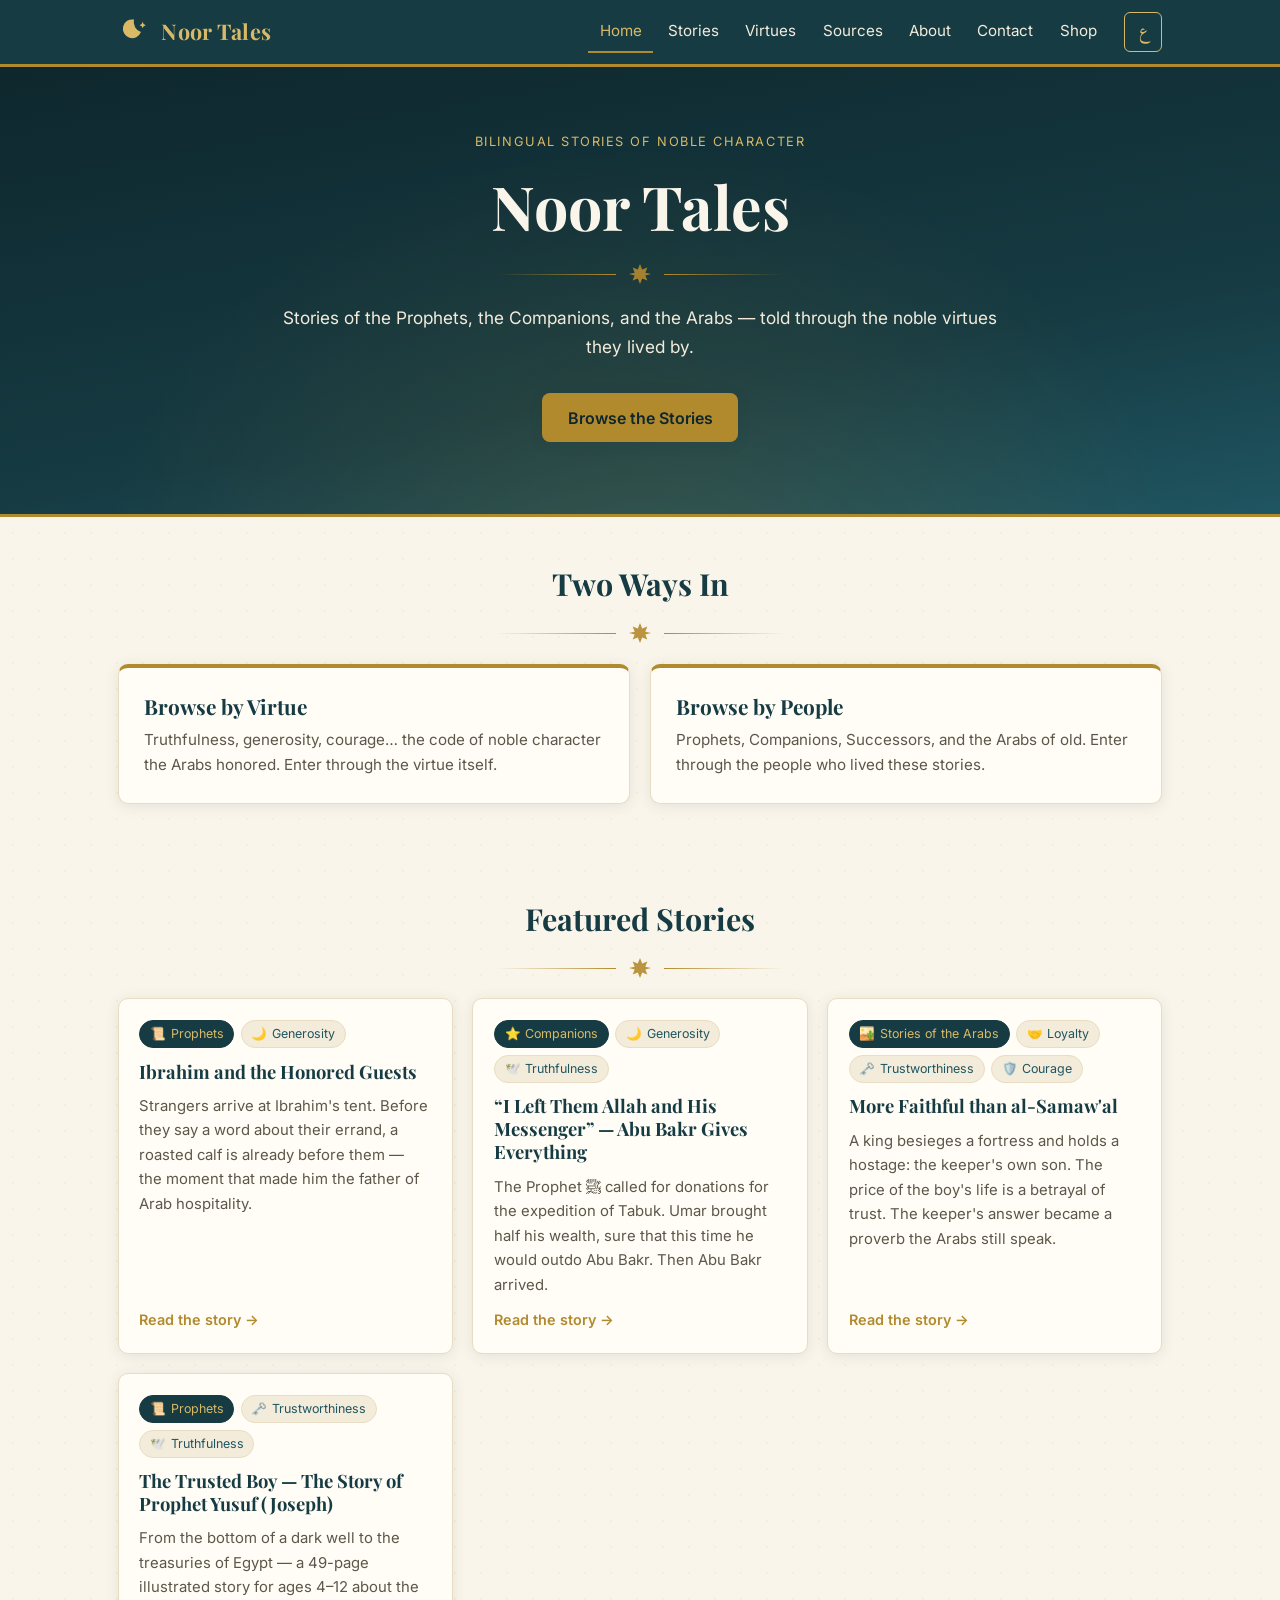
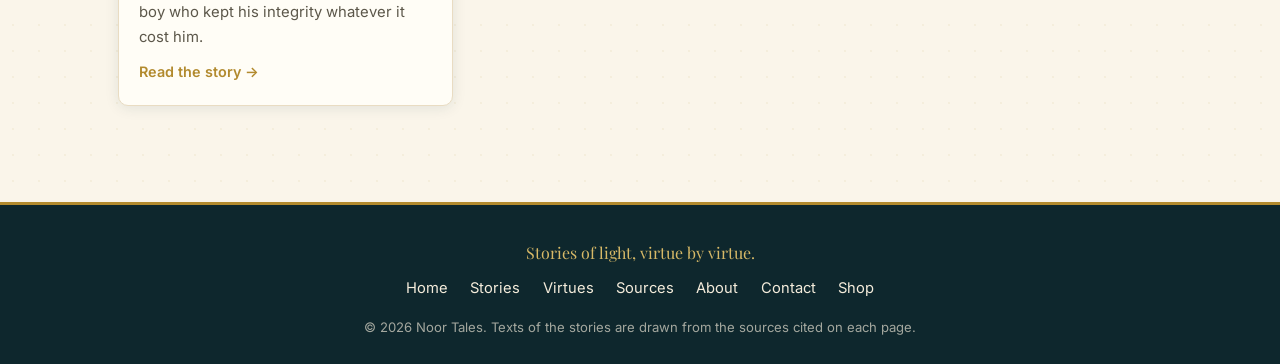
<file: index.html>
<!DOCTYPE html>
<html lang="en">
<head>
  <meta charset="UTF-8">
  <meta name="viewport" content="width=device-width, initial-scale=1">
  <title>Noor Tales</title>
  <meta name="description" content="Bilingual stories of the Prophets, the Companions, the Successors, and the Arabs — told through noble virtues.">
  <meta name="google-site-verification" content="REPLACE_WITH_YOUR_GSC_CODE">
  <link rel="icon" href="data:image/svg+xml,%3Csvg%20xmlns='http://www.w3.org/2000/svg'%20viewBox='0%200%2040%2040'%3E%3Cpath%20d='M27%2020a11%2011%200%201%201-8.2-14.6A12.5%2012.5%200%200%200%2027%2020z'%20fill='%23b28a2e'/%3E%3C/svg%3E">
  <link rel="preconnect" href="https://fonts.googleapis.com">
  <link rel="preconnect" href="https://fonts.gstatic.com" crossorigin>
  <link href="https://fonts.googleapis.com/css2?family=Playfair+Display:wght@500;600;700&family=Inter:wght@400;500;600&family=Amiri:ital,wght@0,400;0,700;1,400&family=Noto+Naskh+Arabic:wght@400;500;700&display=swap" rel="stylesheet">
  <link rel="stylesheet" href="css/style.css">
</head>
<body data-page="home">
  <div id="site-header"></div>
  <main id="main"></main>
  <div id="site-footer"></div>

  <script src="data/i18n.js"></script>
  <script src="data/taxonomies.js"></script>
  <script src="data/sources.js"></script>
  <script src="data/stories.js"></script>
  <script src="js/app.js"></script>
</body>
</html>
</file>
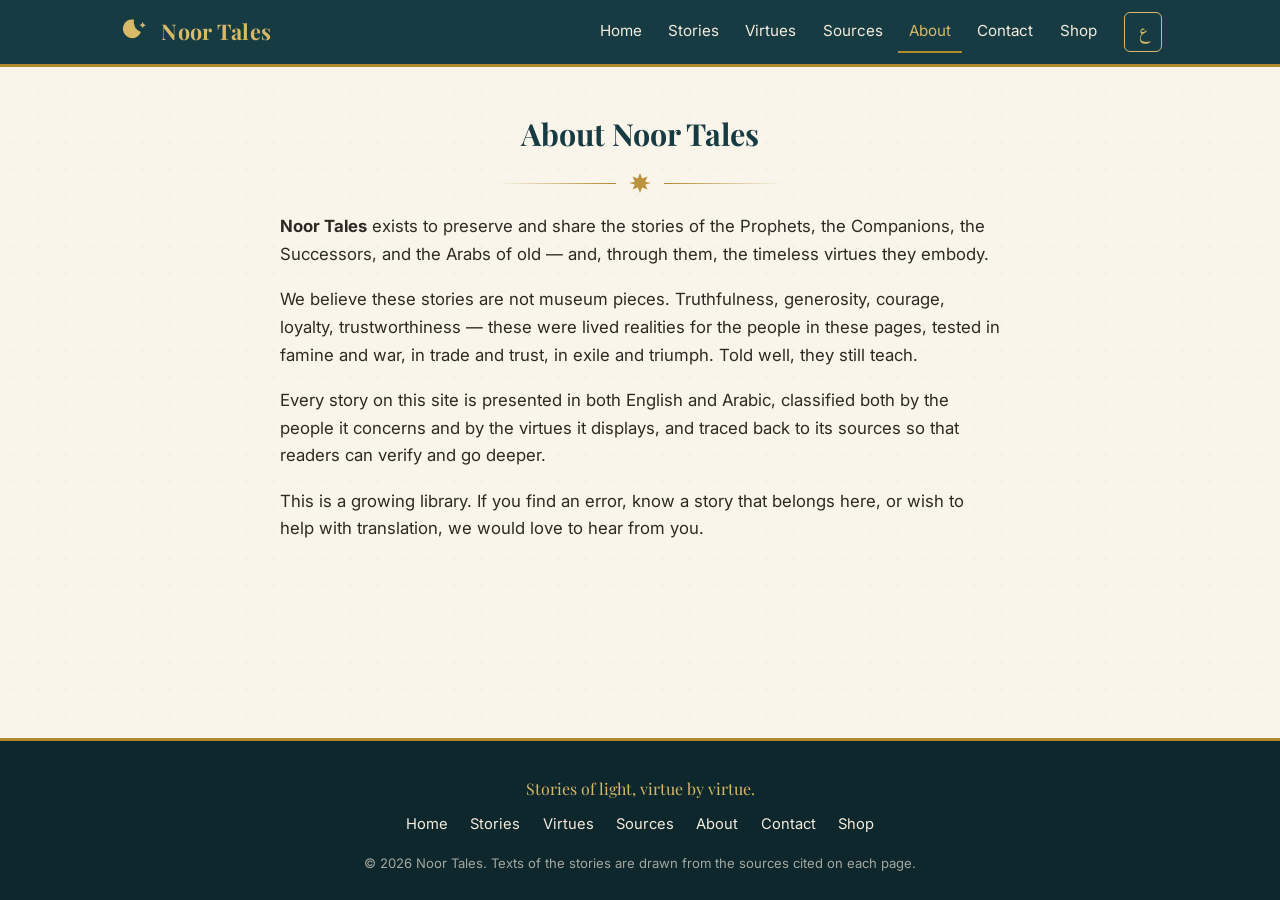
<file: about.html>
<!DOCTYPE html>
<html lang="en">
<head>
  <meta charset="UTF-8">
  <meta name="viewport" content="width=device-width, initial-scale=1">
  <title>Noor Tales</title>
  <meta name="description" content="The mission of Noor Tales — preserving and sharing timeless stories and the virtues they embody.">
  <meta name="google-site-verification" content="REPLACE_WITH_YOUR_GSC_CODE">
  <link rel="icon" href="data:image/svg+xml,%3Csvg%20xmlns='http://www.w3.org/2000/svg'%20viewBox='0%200%2040%2040'%3E%3Cpath%20d='M27%2020a11%2011%200%201%201-8.2-14.6A12.5%2012.5%200%200%200%2027%2020z'%20fill='%23b28a2e'/%3E%3C/svg%3E">
  <link rel="preconnect" href="https://fonts.googleapis.com">
  <link rel="preconnect" href="https://fonts.gstatic.com" crossorigin>
  <link href="https://fonts.googleapis.com/css2?family=Playfair+Display:wght@500;600;700&family=Inter:wght@400;500;600&family=Amiri:ital,wght@0,400;0,700;1,400&family=Noto+Naskh+Arabic:wght@400;500;700&display=swap" rel="stylesheet">
  <link rel="stylesheet" href="css/style.css">
</head>
<body data-page="about">
  <div id="site-header"></div>
  <main id="main"></main>
  <div id="site-footer"></div>

  <script src="data/i18n.js"></script>
  <script src="data/taxonomies.js"></script>
  <script src="data/sources.js"></script>
  <script src="data/stories.js"></script>
  <script src="js/app.js"></script>
</body>
</html>
</file>
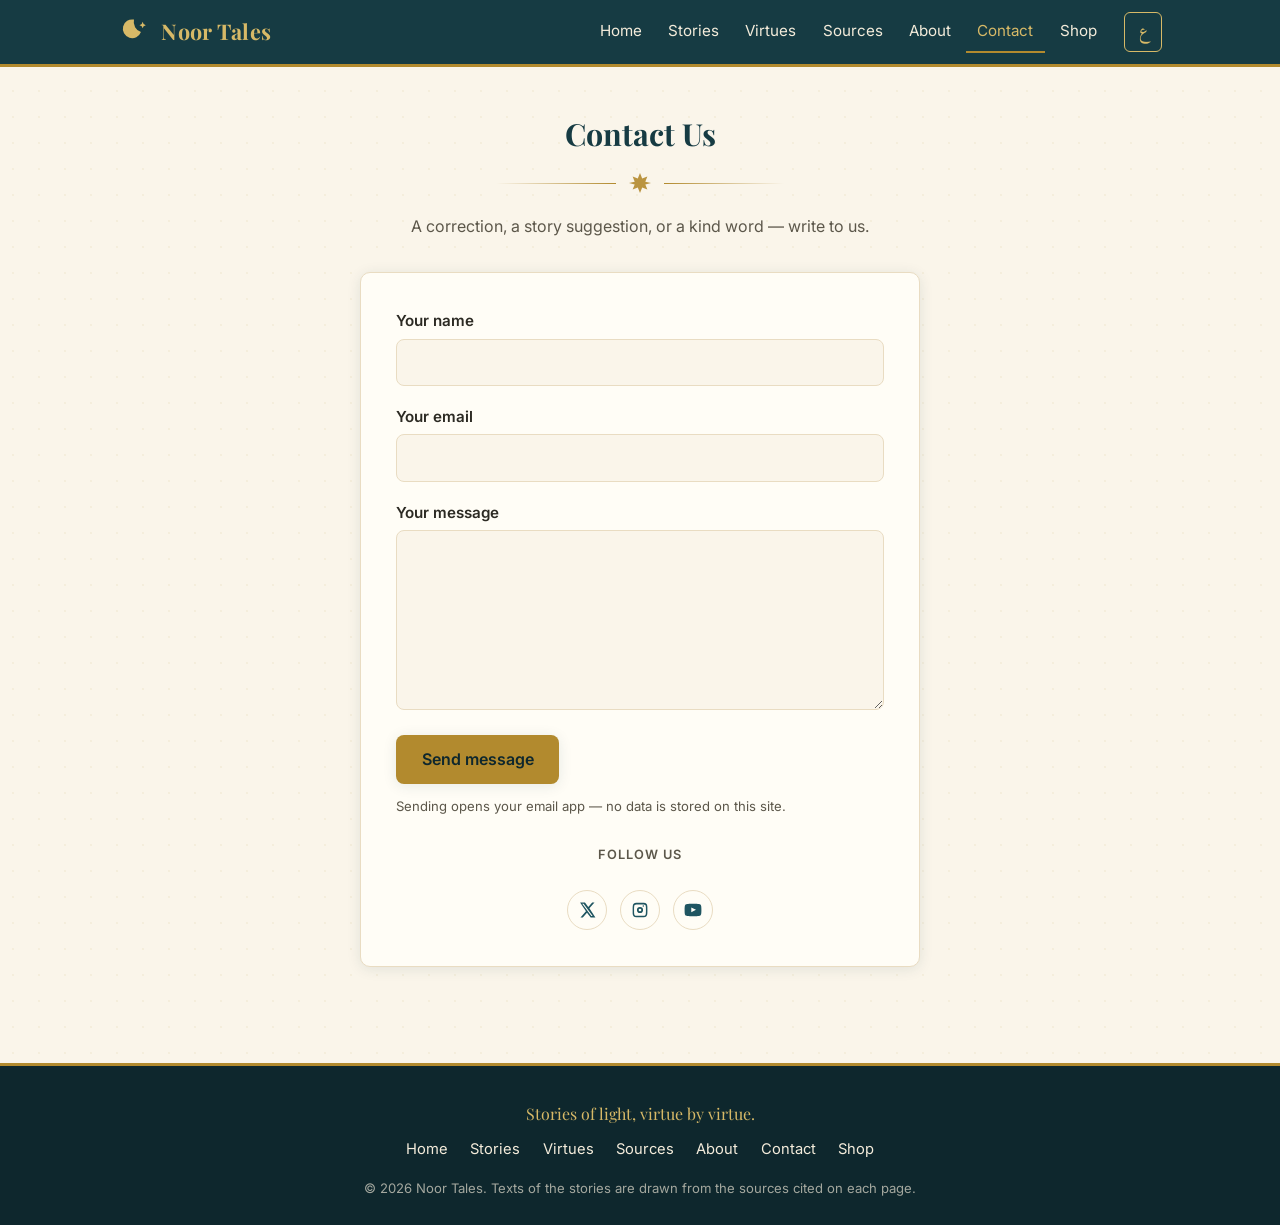
<file: contact.html>
<!DOCTYPE html>
<html lang="en">
<head>
  <meta charset="UTF-8">
  <meta name="viewport" content="width=device-width, initial-scale=1">
  <title>Noor Tales</title>
  <meta name="description" content="Contact Noor Tales — corrections, story suggestions, and translation help are welcome.">
  <meta name="google-site-verification" content="REPLACE_WITH_YOUR_GSC_CODE">
  <link rel="icon" href="data:image/svg+xml,%3Csvg%20xmlns='http://www.w3.org/2000/svg'%20viewBox='0%200%2040%2040'%3E%3Cpath%20d='M27%2020a11%2011%200%201%201-8.2-14.6A12.5%2012.5%200%200%200%2027%2020z'%20fill='%23b28a2e'/%3E%3C/svg%3E">
  <link rel="preconnect" href="https://fonts.googleapis.com">
  <link rel="preconnect" href="https://fonts.gstatic.com" crossorigin>
  <link href="https://fonts.googleapis.com/css2?family=Playfair+Display:wght@500;600;700&family=Inter:wght@400;500;600&family=Amiri:ital,wght@0,400;0,700;1,400&family=Noto+Naskh+Arabic:wght@400;500;700&display=swap" rel="stylesheet">
  <link rel="stylesheet" href="css/style.css">
</head>
<body data-page="contact">
  <div id="site-header"></div>
  <main id="main"></main>
  <div id="site-footer"></div>

  <script src="data/i18n.js"></script>
  <script src="data/taxonomies.js"></script>
  <script src="data/sources.js"></script>
  <script src="data/stories.js"></script>
  <script src="js/app.js"></script>
</body>
</html>
</file>
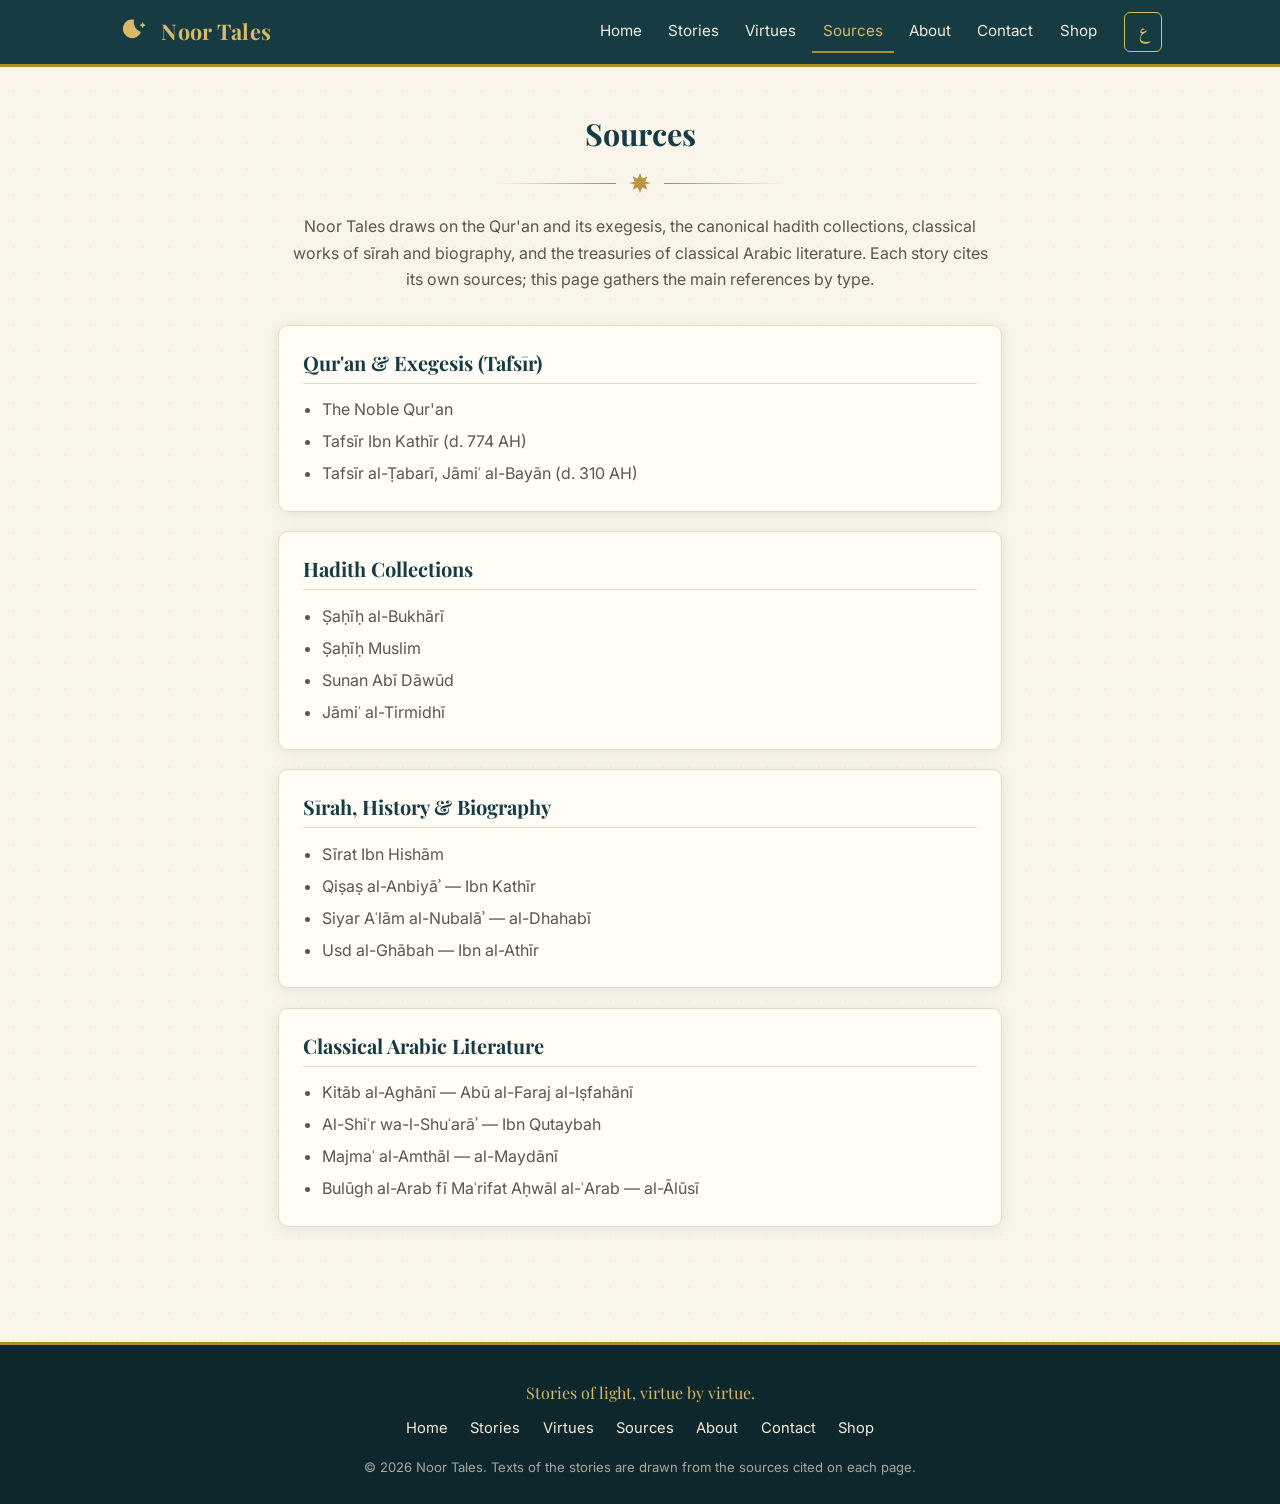
<file: sources.html>
<!DOCTYPE html>
<html lang="en">
<head>
  <meta charset="UTF-8">
  <meta name="viewport" content="width=device-width, initial-scale=1">
  <title>Noor Tales</title>
  <meta name="description" content="The references behind Noor Tales — Qur'an, hadith, sīrah, and classical Arabic literature.">
  <meta name="google-site-verification" content="REPLACE_WITH_YOUR_GSC_CODE">
  <link rel="icon" href="data:image/svg+xml,%3Csvg%20xmlns='http://www.w3.org/2000/svg'%20viewBox='0%200%2040%2040'%3E%3Cpath%20d='M27%2020a11%2011%200%201%201-8.2-14.6A12.5%2012.5%200%200%200%2027%2020z'%20fill='%23b28a2e'/%3E%3C/svg%3E">
  <link rel="preconnect" href="https://fonts.googleapis.com">
  <link rel="preconnect" href="https://fonts.gstatic.com" crossorigin>
  <link href="https://fonts.googleapis.com/css2?family=Playfair+Display:wght@500;600;700&family=Inter:wght@400;500;600&family=Amiri:ital,wght@0,400;0,700;1,400&family=Noto+Naskh+Arabic:wght@400;500;700&display=swap" rel="stylesheet">
  <link rel="stylesheet" href="css/style.css">
</head>
<body data-page="sources">
  <div id="site-header"></div>
  <main id="main"></main>
  <div id="site-footer"></div>

  <script src="data/i18n.js"></script>
  <script src="data/taxonomies.js"></script>
  <script src="data/sources.js"></script>
  <script src="data/stories.js"></script>
  <script src="js/app.js"></script>
</body>
</html>
</file>
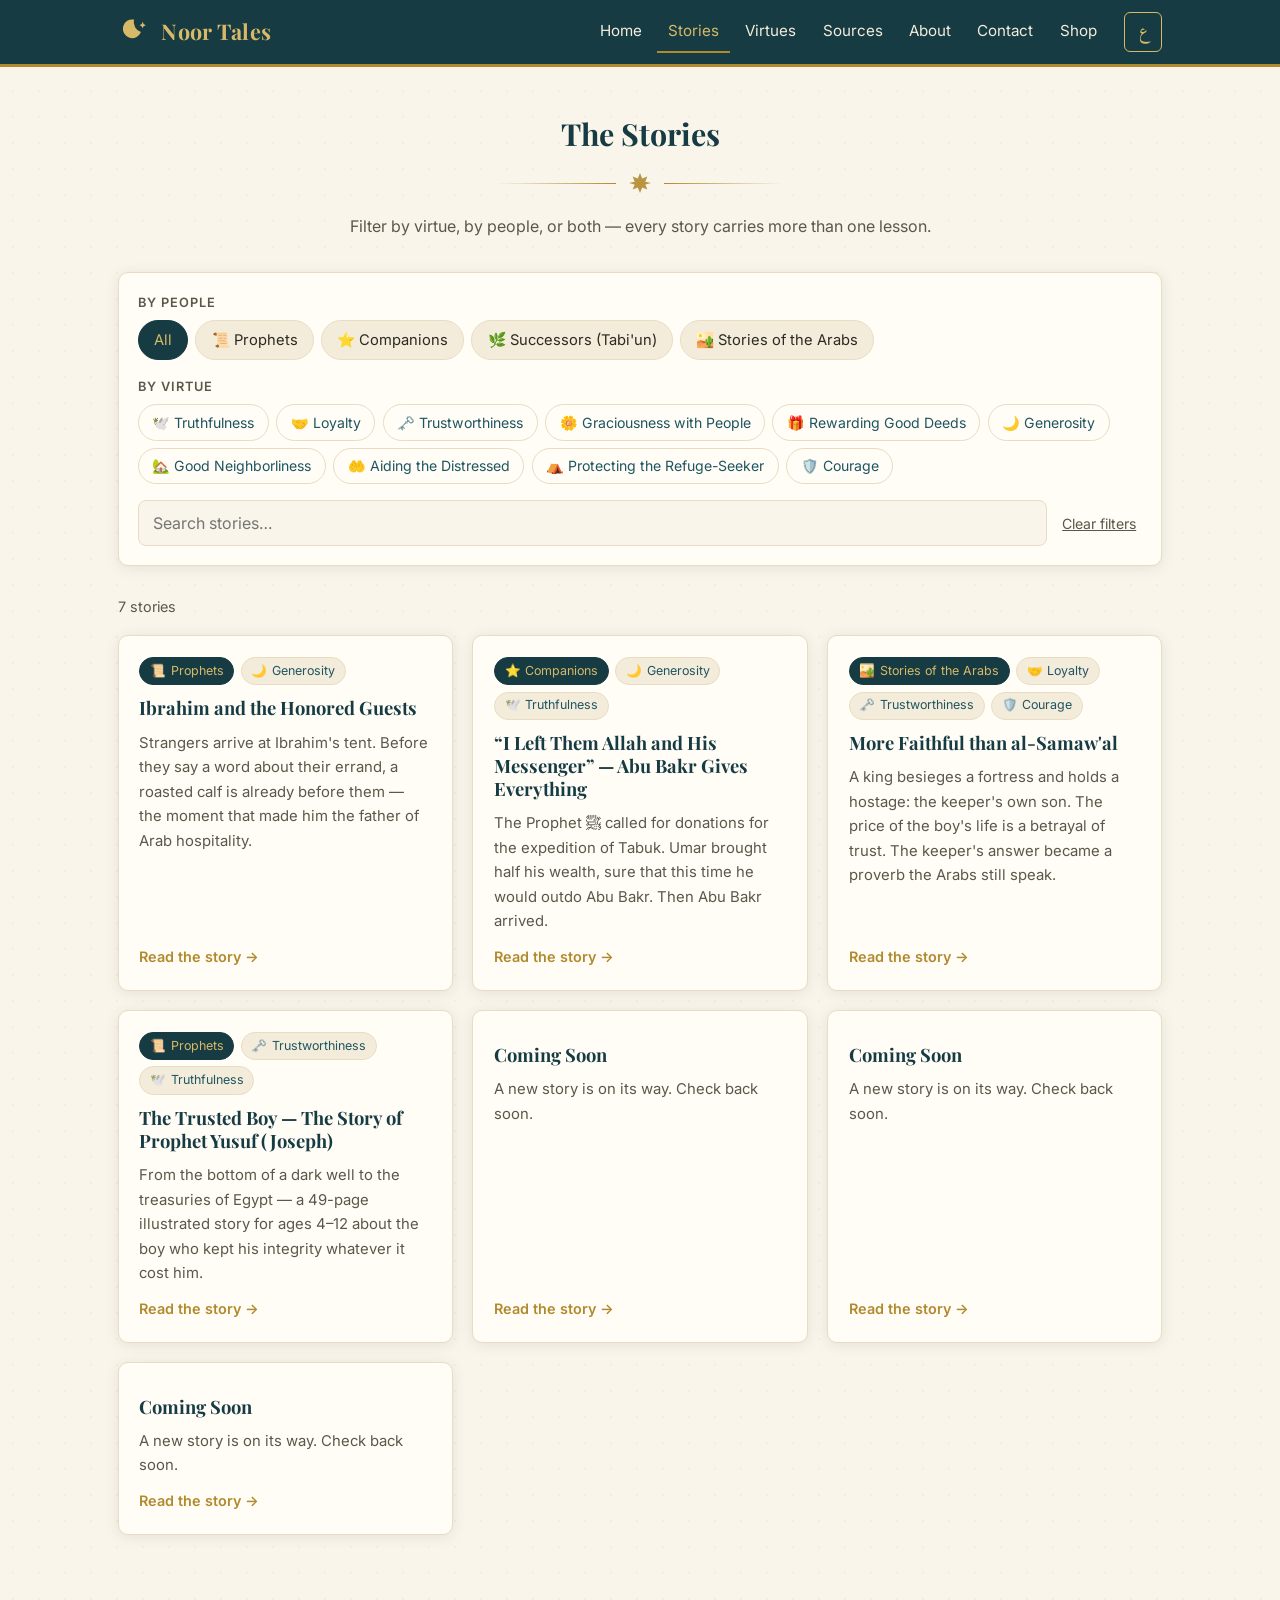
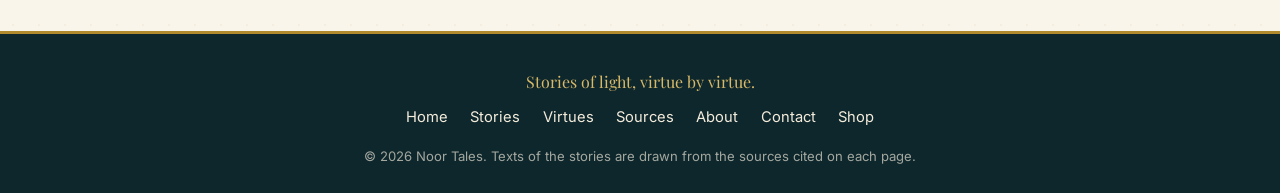
<file: stories.html>
<!DOCTYPE html>
<html lang="en">
<head>
  <meta charset="UTF-8">
  <meta name="viewport" content="width=device-width, initial-scale=1">
  <title>Noor Tales</title>
  <meta name="description" content="Browse all stories — filter by virtue, by people, or both.">
  <meta name="google-site-verification" content="REPLACE_WITH_YOUR_GSC_CODE">
  <link rel="icon" href="data:image/svg+xml,%3Csvg%20xmlns='http://www.w3.org/2000/svg'%20viewBox='0%200%2040%2040'%3E%3Cpath%20d='M27%2020a11%2011%200%201%201-8.2-14.6A12.5%2012.5%200%200%200%2027%2020z'%20fill='%23b28a2e'/%3E%3C/svg%3E">
  <link rel="preconnect" href="https://fonts.googleapis.com">
  <link rel="preconnect" href="https://fonts.gstatic.com" crossorigin>
  <link href="https://fonts.googleapis.com/css2?family=Playfair+Display:wght@500;600;700&family=Inter:wght@400;500;600&family=Amiri:ital,wght@0,400;0,700;1,400&family=Noto+Naskh+Arabic:wght@400;500;700&display=swap" rel="stylesheet">
  <link rel="stylesheet" href="css/style.css">
</head>
<body data-page="stories">
  <div id="site-header"></div>
  <main id="main"></main>
  <div id="site-footer"></div>

  <script src="data/i18n.js"></script>
  <script src="data/taxonomies.js"></script>
  <script src="data/sources.js"></script>
  <script src="data/stories.js"></script>
  <script src="js/app.js"></script>
</body>
</html>
</file>
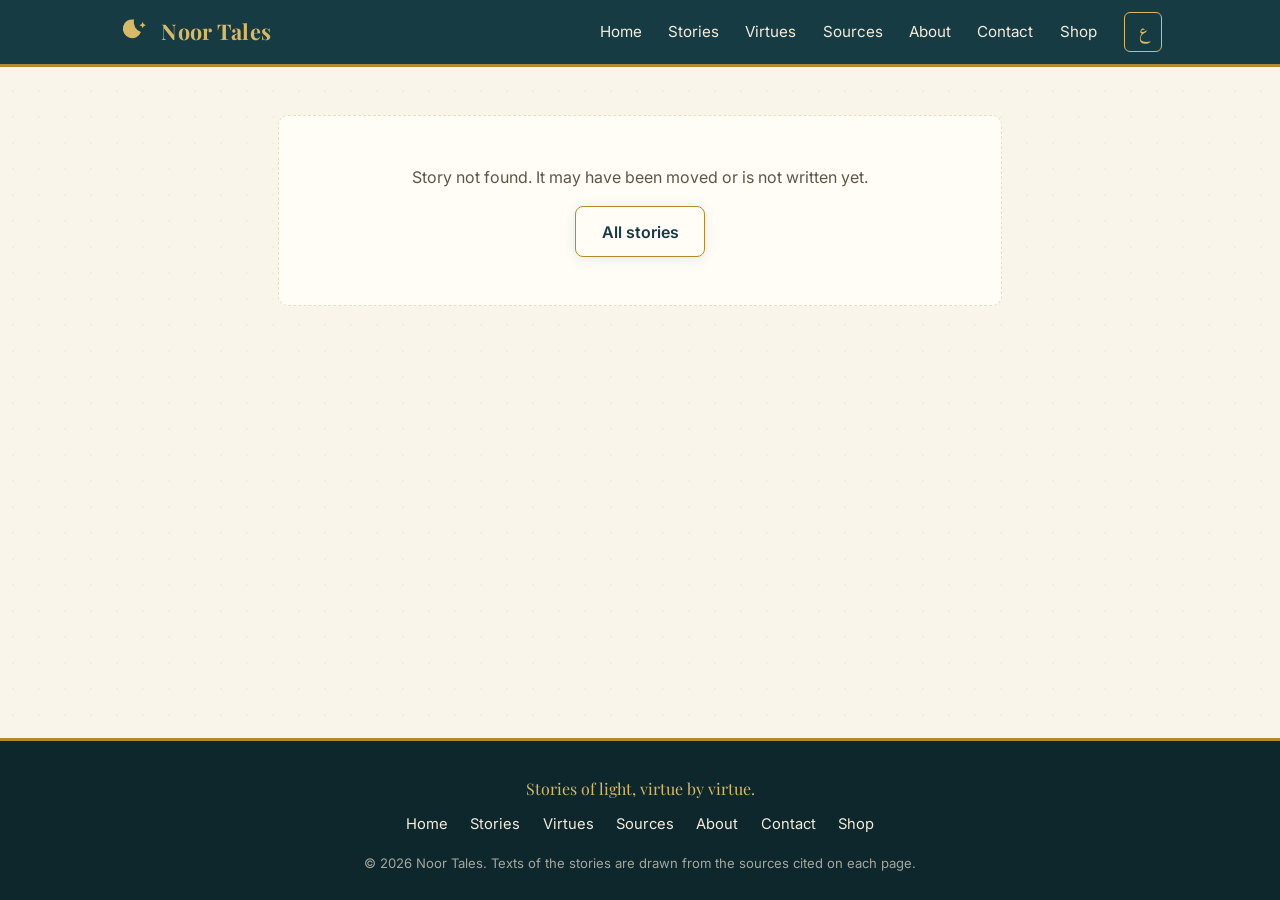
<file: story.html>
<!DOCTYPE html>
<html lang="en">
<head>
  <meta charset="UTF-8">
  <meta name="viewport" content="width=device-width, initial-scale=1">
  <title>Noor Tales</title>
  <meta name="description" content="A story from Noor Tales.">
  <meta name="google-site-verification" content="REPLACE_WITH_YOUR_GSC_CODE">
  <link rel="icon" href="data:image/svg+xml,%3Csvg%20xmlns='http://www.w3.org/2000/svg'%20viewBox='0%200%2040%2040'%3E%3Cpath%20d='M27%2020a11%2011%200%201%201-8.2-14.6A12.5%2012.5%200%200%200%2027%2020z'%20fill='%23b28a2e'/%3E%3C/svg%3E">
  <link rel="preconnect" href="https://fonts.googleapis.com">
  <link rel="preconnect" href="https://fonts.gstatic.com" crossorigin>
  <link href="https://fonts.googleapis.com/css2?family=Playfair+Display:wght@500;600;700&family=Inter:wght@400;500;600&family=Amiri:ital,wght@0,400;0,700;1,400&family=Noto+Naskh+Arabic:wght@400;500;700&display=swap" rel="stylesheet">
  <link rel="stylesheet" href="css/style.css">
</head>
<body data-page="story">
  <div id="site-header"></div>
  <main id="main"></main>
  <div id="site-footer"></div>

  <script src="data/i18n.js"></script>
  <script src="data/taxonomies.js"></script>
  <script src="data/sources.js"></script>
  <script src="data/stories.js"></script>
  <script src="js/app.js"></script>
</body>
</html>
</file>
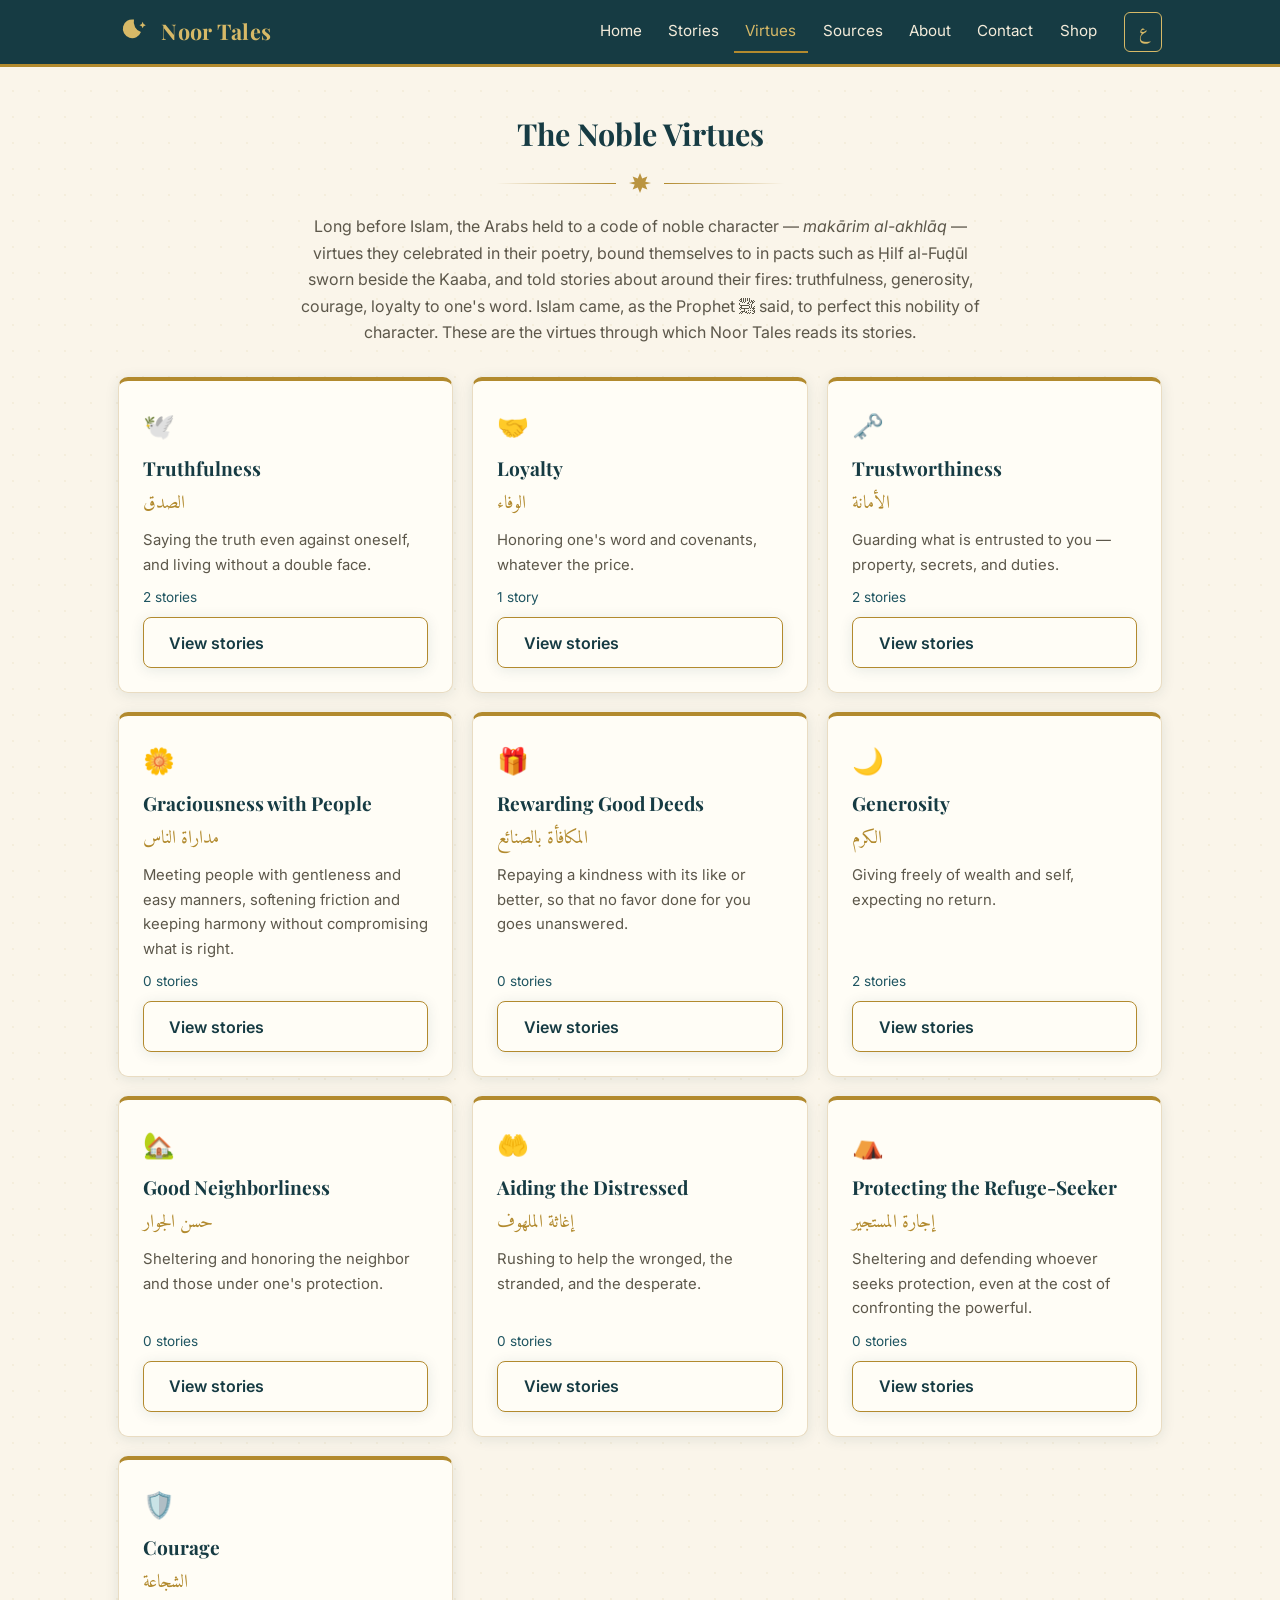
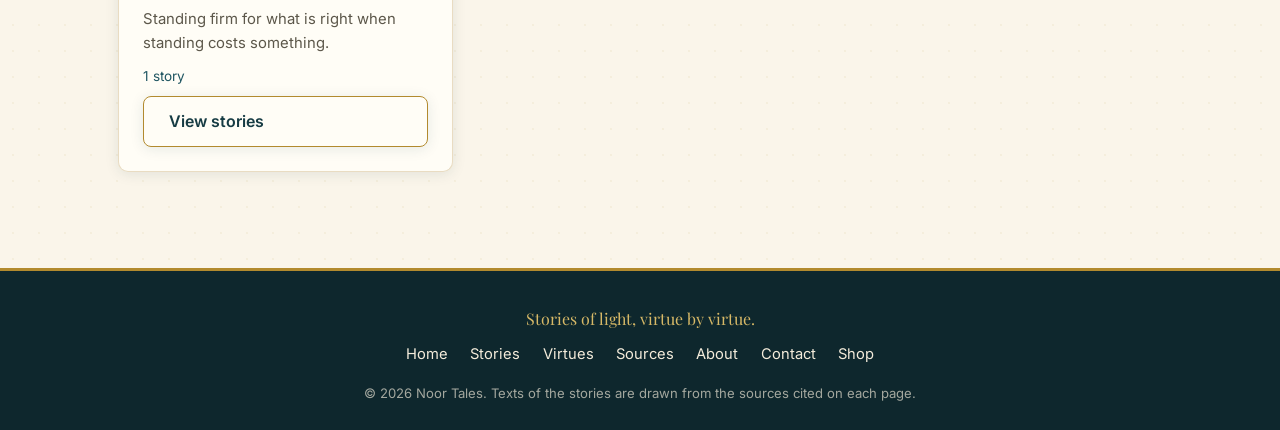
<file: virtues.html>
<!DOCTYPE html>
<html lang="en">
<head>
  <meta charset="UTF-8">
  <meta name="viewport" content="width=device-width, initial-scale=1">
  <title>Noor Tales</title>
  <meta name="description" content="The noble virtues of the Arabs — makārim al-akhlāq — and the stories that embody them.">
  <meta name="google-site-verification" content="REPLACE_WITH_YOUR_GSC_CODE">
  <link rel="icon" href="data:image/svg+xml,%3Csvg%20xmlns='http://www.w3.org/2000/svg'%20viewBox='0%200%2040%2040'%3E%3Cpath%20d='M27%2020a11%2011%200%201%201-8.2-14.6A12.5%2012.5%200%200%200%2027%2020z'%20fill='%23b28a2e'/%3E%3C/svg%3E">
  <link rel="preconnect" href="https://fonts.googleapis.com">
  <link rel="preconnect" href="https://fonts.gstatic.com" crossorigin>
  <link href="https://fonts.googleapis.com/css2?family=Playfair+Display:wght@500;600;700&family=Inter:wght@400;500;600&family=Amiri:ital,wght@0,400;0,700;1,400&family=Noto+Naskh+Arabic:wght@400;500;700&display=swap" rel="stylesheet">
  <link rel="stylesheet" href="css/style.css">
</head>
<body data-page="virtues">
  <div id="site-header"></div>
  <main id="main"></main>
  <div id="site-footer"></div>

  <script src="data/i18n.js"></script>
  <script src="data/taxonomies.js"></script>
  <script src="data/sources.js"></script>
  <script src="data/stories.js"></script>
  <script src="js/app.js"></script>
</body>
</html>
</file>
<file: css/style.css>
/* ============================================================
   Noor Tales — Stylesheet
   Mood: classical Islamic manuscript. Deep ink/teal, warm
   sand/cream, gold accent. Mobile-first, RTL-aware (logical
   properties + [dir] font switching).
   ============================================================ */

:root {
  --ink:        #163b43;
  --ink-deep:   #0e272d;
  --teal:       #1f5561;
  --cream:      #faf5ea;
  --cream-soft: #f4ecdb;
  --sand:       #e9dcc2;
  --gold:       #b28a2e;
  --gold-soft:  #d7b967;
  --text:       #2c2a23;
  --text-soft:  #5c574a;
  --card:       #fffdf6;
  --shadow:     0 2px 14px rgba(22, 59, 67, .10);
  --radius:     10px;
  --font-en-display: "Playfair Display", Georgia, serif;
  --font-en-body:    "Inter", "Segoe UI", sans-serif;
  --font-ar-display: "Amiri", "Noto Naskh Arabic", serif;
  --font-ar-body:    "Noto Naskh Arabic", "Amiri", serif;
  --maxw: 1080px;
}

/* ---------- Reset ---------- */
*, *::before, *::after { box-sizing: border-box; }
* { margin: 0; }
img, svg { display: block; max-width: 100%; }
button, input, textarea { font: inherit; color: inherit; }
a { color: inherit; }

html { scroll-behavior: smooth; }

body {
  background: var(--cream);
  color: var(--text);
  font-family: var(--font-en-body);
  line-height: 1.65;
  min-height: 100vh;
  display: flex;
  flex-direction: column;
  /* subtle arabesque dot-grid */
  background-image: radial-gradient(rgba(178, 138, 46, .07) 1px, transparent 1.4px);
  background-size: 26px 26px;
}
main { flex: 1; }

h1, h2, h3, h4 { font-family: var(--font-en-display); color: var(--ink); line-height: 1.25; }

/* Arabic mode typography */
[dir="rtl"] body, body[dir="rtl"] { font-family: var(--font-ar-body); }
html[dir="rtl"] body { font-family: var(--font-ar-body); font-size: 1.06rem; }
html[dir="rtl"] h1, html[dir="rtl"] h2, html[dir="rtl"] h3, html[dir="rtl"] h4 {
  font-family: var(--font-ar-display);
}

.container { max-width: var(--maxw); margin-inline: auto; padding-inline: 1.1rem; }

/* Accessible focus */
:focus-visible { outline: 2px solid var(--gold); outline-offset: 2px; border-radius: 3px; }

.visually-hidden {
  position: absolute; width: 1px; height: 1px; overflow: hidden;
  clip: rect(0 0 0 0); white-space: nowrap;
}

/* ---------- Header ---------- */
.site-header {
  background: var(--ink);
  color: var(--cream);
  border-block-end: 3px solid var(--gold);
  position: sticky; top: 0; z-index: 50;
}
.site-header .container {
  display: flex; align-items: center; gap: 1rem;
  min-height: 64px; flex-wrap: wrap; padding-block: .5rem;
}
.brand {
  display: flex; align-items: center; gap: .6rem;
  text-decoration: none; color: var(--cream);
}
.brand svg { width: 34px; height: 34px; }
.brand-name {
  font-family: var(--font-en-display);
  font-size: 1.35rem; font-weight: 700; letter-spacing: .02em;
  color: var(--gold-soft);
}
html[dir="rtl"] .brand-name { font-family: var(--font-ar-display); }

.site-nav { margin-inline-start: auto; }
.site-nav ul {
  list-style: none; display: flex; gap: .25rem; padding: 0; flex-wrap: wrap;
}
.site-nav a {
  display: block; padding: .45rem .7rem; border-radius: 6px;
  text-decoration: none; font-size: .95rem; color: var(--cream-soft);
}
.site-nav a:hover { background: rgba(215, 185, 103, .15); color: var(--gold-soft); }
.site-nav a[aria-current="page"] {
  color: var(--gold-soft);
  border-block-end: 2px solid var(--gold);
  border-radius: 6px 6px 0 0;
}

.lang-toggle {
  display: inline-flex; align-items: center; justify-content: center;
  min-width: 2.4rem; padding: .35rem .6rem;
  border: 1.5px solid var(--gold-soft); border-radius: 6px;
  color: var(--gold-soft); text-decoration: none; font-weight: 600;
  font-family: var(--font-ar-display), var(--font-en-body);
}
.lang-toggle:hover { background: var(--gold-soft); color: var(--ink-deep); }

/* ---------- Ornament divider ---------- */
.ornament {
  display: flex; align-items: center; justify-content: center;
  gap: .8rem; color: var(--gold); margin-block: 1.2rem;
}
.ornament::before, .ornament::after {
  content: ""; height: 1px; flex: 0 1 120px;
  background: linear-gradient(to var(--orn-dir, right), transparent, var(--gold));
}
.ornament::after { background: linear-gradient(to left, transparent, var(--gold)); }
[dir="rtl"] .ornament::before { background: linear-gradient(to left, transparent, var(--gold)); }
[dir="rtl"] .ornament::after { background: linear-gradient(to right, transparent, var(--gold)); }
.ornament svg { width: 22px; height: 22px; flex: none; }

/* ---------- Hero ---------- */
.hero {
  background:
    radial-gradient(ellipse at 50% 120%, rgba(178,138,46,.18), transparent 60%),
    linear-gradient(170deg, var(--ink-deep), var(--ink) 65%, var(--teal));
  color: var(--cream);
  text-align: center;
  padding-block: 4rem 4.5rem;
  border-block-end: 3px solid var(--gold);
}
.hero-kicker {
  color: var(--gold-soft); letter-spacing: .12em; text-transform: uppercase;
  font-size: .8rem; margin-block-end: 1rem;
}
html[dir="rtl"] .hero-kicker { letter-spacing: 0; font-size: .95rem; }
.hero h1 {
  color: var(--cream);
  font-size: clamp(2.4rem, 6vw, 3.8rem);
  margin-block-end: 1rem;
}
.hero h1 .gold { color: var(--gold-soft); }
.hero-tagline {
  max-width: 46rem; margin-inline: auto; color: var(--cream-soft);
  font-size: 1.08rem;
}
.hero .btn { margin-block-start: 2rem; }

/* ---------- Buttons ---------- */
.btn {
  display: inline-block; padding: .7rem 1.6rem;
  background: var(--gold); color: var(--ink-deep);
  border: none; border-radius: 8px; cursor: pointer;
  text-decoration: none; font-weight: 600; font-size: 1rem;
  box-shadow: var(--shadow);
}
.btn:hover { background: var(--gold-soft); }
.btn-outline {
  background: transparent; color: var(--ink);
  border: 1.5px solid var(--gold);
}
.btn-outline:hover { background: var(--gold-soft); color: var(--ink-deep); }

/* ---------- Sections ---------- */
.section { padding-block: 3rem; }
.section-title { text-align: center; font-size: 1.9rem; margin-block-end: .4rem; }
.section-intro {
  text-align: center; color: var(--text-soft);
  max-width: 44rem; margin-inline: auto; margin-block-end: 2rem;
}

/* ---------- Entry cards (browse by…) ---------- */
.entry-grid {
  display: grid; gap: 1.2rem;
  grid-template-columns: repeat(auto-fit, minmax(min(100%, 320px), 1fr));
}
.entry-card {
  display: block; text-decoration: none;
  background: var(--card); border: 1px solid var(--sand);
  border-radius: var(--radius); padding: 1.6rem;
  box-shadow: var(--shadow);
  border-block-start: 4px solid var(--gold);
  transition: transform .15s ease, box-shadow .15s ease;
}
.entry-card:hover { transform: translateY(-3px); box-shadow: 0 6px 22px rgba(22,59,67,.16); }
.entry-card h3 { font-size: 1.3rem; margin-block-end: .5rem; }
.entry-card p { color: var(--text-soft); font-size: .95rem; }

/* ---------- Story cards ---------- */
.card-grid {
  display: grid; gap: 1.2rem;
  grid-template-columns: repeat(auto-fill, minmax(min(100%, 300px), 1fr));
}
.story-card {
  background: var(--card); border: 1px solid var(--sand);
  border-radius: var(--radius); box-shadow: var(--shadow);
  display: flex; flex-direction: column; overflow: hidden;
  transition: transform .15s ease, box-shadow .15s ease;
}
.story-card:hover { transform: translateY(-3px); box-shadow: 0 6px 22px rgba(22,59,67,.16); }
.story-card-body { padding: 1.3rem; flex: 1; display: flex; flex-direction: column; gap: .7rem; }
.story-card h3 { font-size: 1.15rem; }
.story-card h3 a { text-decoration: none; }
.story-card h3 a:hover { color: var(--gold); }
.story-card .excerpt { color: var(--text-soft); font-size: .93rem; flex: 1; }
.card-meta { display: flex; flex-wrap: wrap; gap: .4rem; align-items: center; }

.badge {
  display: inline-flex; align-items: center; gap: .3rem;
  font-size: .78rem; padding: .18rem .6rem;
  border-radius: 999px; text-decoration: none;
  border: 1px solid var(--sand); background: var(--cream-soft); color: var(--teal);
}
.badge:hover { border-color: var(--gold); color: var(--gold); }
.badge-people { background: var(--ink); color: var(--gold-soft); border-color: var(--ink); }
.badge-people:hover { color: var(--cream); }

.read-link {
  align-self: flex-start; font-size: .9rem; font-weight: 600;
  color: var(--gold); text-decoration: none;
}
.read-link:hover { text-decoration: underline; }

/* ---------- Filters ---------- */
.filters {
  background: var(--card); border: 1px solid var(--sand);
  border-radius: var(--radius); box-shadow: var(--shadow);
  padding: 1.2rem; margin-block-end: 1.8rem;
  display: grid; gap: 1rem;
}
.filter-group-label {
  font-size: .8rem; font-weight: 600; color: var(--text-soft);
  text-transform: uppercase; letter-spacing: .08em; margin-block-end: .45rem;
}
html[dir="rtl"] .filter-group-label { letter-spacing: 0; font-size: .9rem; }

.people-tabs { display: flex; flex-wrap: wrap; gap: .45rem; }
.tab {
  padding: .42rem .95rem; border-radius: 999px; cursor: pointer;
  border: 1.5px solid var(--sand); background: var(--cream-soft); color: var(--text);
  font-size: .92rem;
}
.tab:hover { border-color: var(--gold); }
.tab[aria-pressed="true"] {
  background: var(--ink); color: var(--gold-soft); border-color: var(--ink);
}

.virtue-chips { display: flex; flex-wrap: wrap; gap: .45rem; }
.chip {
  padding: .35rem .85rem; border-radius: 999px; cursor: pointer;
  border: 1.5px solid var(--sand); background: var(--card); color: var(--teal);
  font-size: .88rem;
}
.chip:hover { border-color: var(--gold); }
.chip[aria-pressed="true"] {
  background: var(--gold); border-color: var(--gold); color: var(--ink-deep); font-weight: 600;
}

.search-row { display: flex; gap: .6rem; flex-wrap: wrap; align-items: center; }
.search-input {
  flex: 1; min-width: 220px;
  padding: .55rem .9rem; border-radius: 8px;
  border: 1.5px solid var(--sand); background: var(--cream);
}
.search-input:focus { border-color: var(--gold); outline: none; }
.clear-btn {
  background: none; border: none; cursor: pointer;
  color: var(--text-soft); font-size: .88rem; text-decoration: underline;
}
.clear-btn:hover { color: var(--gold); }

.result-count { color: var(--text-soft); font-size: .9rem; margin-block-end: 1rem; }
.empty-state {
  text-align: center; color: var(--text-soft);
  padding: 3rem 1rem; background: var(--card);
  border: 1px dashed var(--sand); border-radius: var(--radius);
}

/* ---------- Story page ---------- */
.story-page { max-width: 760px; margin-inline: auto; }
.story-header { text-align: center; margin-block-end: 1rem; }
.story-header h1 { font-size: clamp(1.7rem, 4.5vw, 2.5rem); margin-block: .8rem; }
.story-meta-row { display: flex; flex-wrap: wrap; gap: .45rem; justify-content: center; }

.story-body {
  background: var(--card); border: 1px solid var(--sand);
  border-radius: var(--radius); box-shadow: var(--shadow);
  padding: clamp(1.4rem, 4vw, 2.6rem);
  font-size: 1.05rem;
}
html[dir="rtl"] .story-body { font-size: 1.15rem; line-height: 2; }
.story-body p + p { margin-block-start: 1.1rem; text-indent: 0; }
.story-body em { color: var(--teal); }

.story-purchase {
  background: var(--card); border: 1px solid var(--sand);
  border-radius: var(--radius); box-shadow: var(--shadow);
  padding: clamp(1.4rem, 4vw, 2.6rem);
  display: flex; flex-direction: column; align-items: center; gap: 1.2rem;
  text-align: center;
}
.preview-link {
  color: var(--teal); font-weight: 600; text-decoration: none;
  border-bottom: 1px dashed var(--teal); padding-block-end: .1rem;
}
.preview-link:hover { color: var(--gold); border-color: var(--gold); }
.btn-buy { font-size: 1.05rem; padding: .8rem 2.2rem; }
.btn-disabled { opacity: .55; cursor: not-allowed; }

.story-nav-simple { text-align: center; margin-block-start: 2rem; }
.story-nav-simple a {
  text-decoration: none; color: var(--teal); font-weight: 600;
  padding: .6rem 1.2rem; border: 1px solid var(--sand); border-radius: 8px;
  background: var(--card);
}
.story-nav-simple a:hover { border-color: var(--gold); color: var(--gold); }

.story-aside { margin-block-start: 2rem; }
.story-aside h2 { font-size: 1.15rem; margin-block-end: .6rem; }
.sources-list { padding-inline-start: 1.2rem; color: var(--text-soft); font-size: .95rem; }
.sources-list li + li { margin-block-start: .3rem; }

.story-nav {
  display: flex; justify-content: space-between; gap: 1rem;
  margin-block-start: 2.5rem; flex-wrap: wrap;
}
.story-nav a {
  text-decoration: none; color: var(--teal); font-weight: 600;
  padding: .6rem 1rem; border: 1px solid var(--sand); border-radius: 8px;
  background: var(--card); max-width: 48%;
}
.story-nav a:hover { border-color: var(--gold); color: var(--gold); }
.story-nav .nav-label { display: block; font-size: .75rem; color: var(--text-soft); font-weight: 400; }

/* ---------- Virtues page ---------- */
.virtue-grid {
  display: grid; gap: 1.2rem;
  grid-template-columns: repeat(auto-fill, minmax(min(100%, 300px), 1fr));
}
.virtue-card {
  background: var(--card); border: 1px solid var(--sand);
  border-radius: var(--radius); box-shadow: var(--shadow);
  padding: 1.5rem; display: flex; flex-direction: column; gap: .55rem;
  border-block-start: 4px solid var(--gold);
}
.virtue-card .icon { font-size: 1.6rem; }
.virtue-card h3 { font-size: 1.2rem; }
.virtue-card .ar-name { color: var(--gold); font-family: var(--font-ar-display); font-size: 1.15rem; }
.virtue-card p { color: var(--text-soft); font-size: .93rem; flex: 1; }
.virtue-card .count { font-size: .85rem; color: var(--teal); }

/* ---------- Sources page ---------- */
.source-group {
  background: var(--card); border: 1px solid var(--sand);
  border-radius: var(--radius); box-shadow: var(--shadow);
  padding: 1.5rem; margin-block-end: 1.2rem;
}
.source-group h2 {
  font-size: 1.25rem; margin-block-end: .8rem;
  padding-block-end: .5rem; border-block-end: 1px solid var(--sand);
}
.source-group ul { padding-inline-start: 1.2rem; color: var(--text-soft); }
.source-group li + li { margin-block-start: .35rem; }

/* ---------- Prose (about) ---------- */
.prose { max-width: 720px; margin-inline: auto; font-size: 1.05rem; }
html[dir="rtl"] .prose { font-size: 1.15rem; line-height: 2; }
.prose p + p { margin-block-start: 1.1rem; }

/* ---------- Contact ---------- */
.contact-card {
  max-width: 560px; margin-inline: auto;
  background: var(--card); border: 1px solid var(--sand);
  border-radius: var(--radius); box-shadow: var(--shadow);
  padding: clamp(1.4rem, 4vw, 2.2rem);
}
.form-field { margin-block-end: 1.1rem; }
.form-field label { display: block; font-weight: 600; margin-block-end: .35rem; font-size: .95rem; }
.form-field input, .form-field textarea {
  width: 100%; padding: .6rem .9rem;
  border: 1.5px solid var(--sand); border-radius: 8px; background: var(--cream);
}
.form-field input:focus, .form-field textarea:focus { border-color: var(--gold); outline: none; }
.form-note { font-size: .82rem; color: var(--text-soft); margin-block-start: .8rem; }

.social-row { display: flex; gap: .8rem; justify-content: center; margin-block-start: 1.6rem; }
.social-row a {
  display: inline-flex; align-items: center; justify-content: center;
  width: 40px; height: 40px; border-radius: 50%;
  border: 1.5px solid var(--sand); color: var(--teal); text-decoration: none;
}
.social-row a:hover { border-color: var(--gold); color: var(--gold); }
.social-row svg { width: 18px; height: 18px; }

/* ---------- Footer ---------- */
.site-footer {
  background: var(--ink-deep); color: var(--cream-soft);
  border-block-start: 3px solid var(--gold);
  margin-block-start: 3rem; padding-block: 2.2rem 1.6rem;
  text-align: center;
}
.site-footer nav ul {
  list-style: none; padding: 0; display: flex; flex-wrap: wrap;
  justify-content: center; gap: .3rem 1.4rem; margin-block-end: 1rem;
}
.site-footer a { color: var(--cream-soft); text-decoration: none; font-size: .92rem; }
.site-footer a:hover { color: var(--gold-soft); }
.footer-tagline { color: var(--gold-soft); font-family: var(--font-en-display); margin-block-end: .5rem; }
html[dir="rtl"] .footer-tagline { font-family: var(--font-ar-display); }
.footer-copy { font-size: .82rem; color: rgba(244, 236, 219, .65); }

/* ---------- Responsive ---------- */
@media (max-width: 720px) {
  .site-header .container { justify-content: space-between; }
  .site-nav { order: 3; flex-basis: 100%; margin-inline-start: 0; }
  .site-nav ul { justify-content: center; }
  .hero { padding-block: 3rem; }
  .story-nav a { max-width: 100%; flex: 1 1 100%; }
}
</file>
